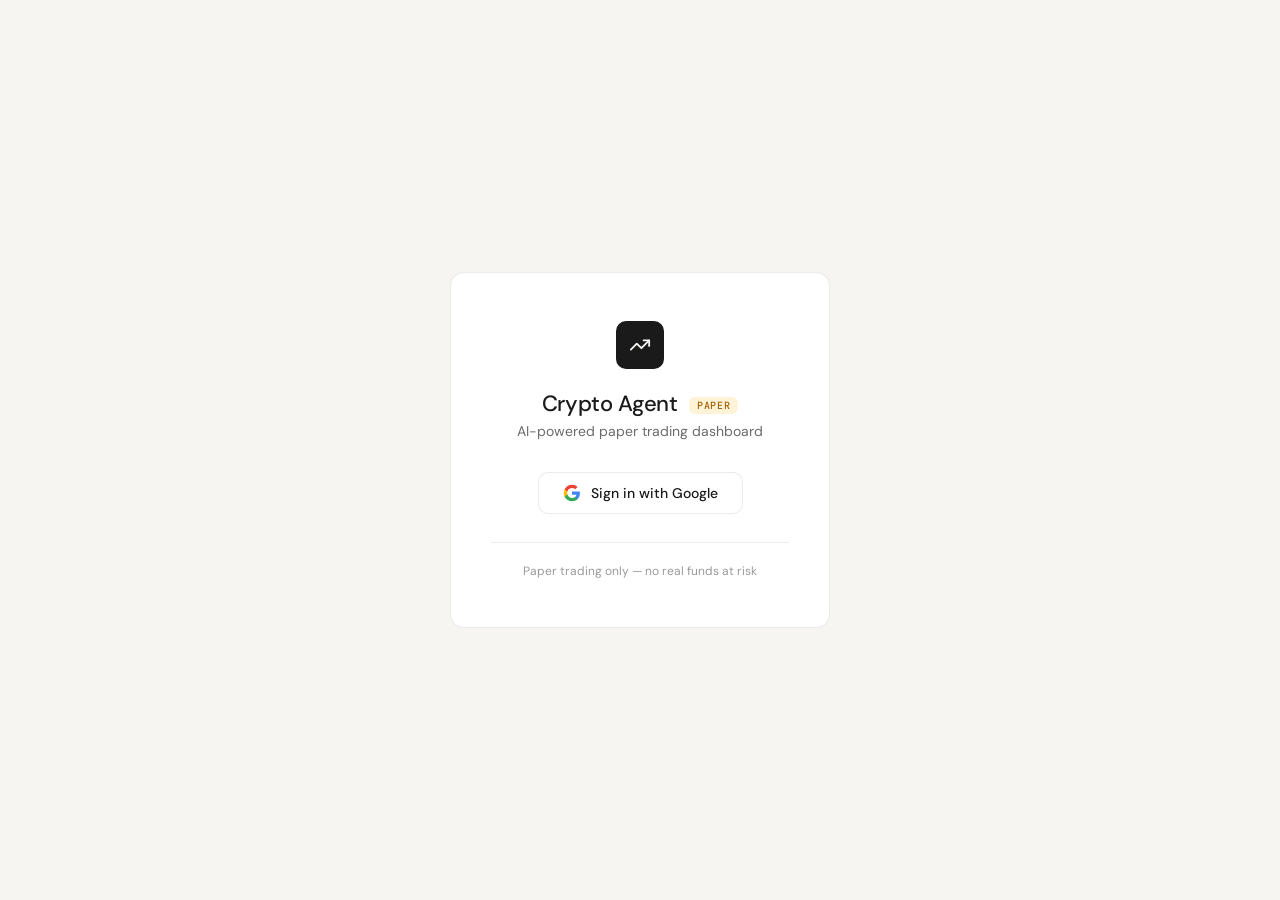
<file: static/login.html>
<!DOCTYPE html>
<html lang="en">
<head>
    <meta charset="UTF-8">
    <meta name="viewport" content="width=device-width, initial-scale=1.0">
    <title>Crypto Agent — Sign In</title>
    <link rel="preconnect" href="https://fonts.googleapis.com">
    <link rel="preconnect" href="https://fonts.gstatic.com" crossorigin>
    <link href="https://fonts.googleapis.com/css2?family=DM+Sans:wght@400;500&family=JetBrains+Mono:wght@400;500&display=swap" rel="stylesheet">
    <style>
        :root {
            --bg-app: #f6f5f2;
            --bg-card: #ffffff;
            --bg-surface: #f0efe9;
            --bg-hover: #eae9e3;
            --text-primary: #1a1a1a;
            --text-secondary: #6b6b6b;
            --text-tertiary: #9a9a9a;
            --border: rgba(0, 0, 0, 0.08);
            --border-hover: rgba(0, 0, 0, 0.15);
            --amber: #a16207;
            --amber-bg: #fef3d6;
            --radius-md: 10px;
            --radius-lg: 14px;
        }
        @media (prefers-color-scheme: dark) {
            :root {
                --bg-app: #111110;
                --bg-card: #1c1c1a;
                --bg-surface: #242422;
                --bg-hover: #2e2e2b;
                --text-primary: #e8e8e4;
                --text-secondary: #9a9a94;
                --text-tertiary: #6b6b65;
                --border: rgba(255, 255, 255, 0.07);
                --border-hover: rgba(255, 255, 255, 0.14);
                --amber: #fbbf24;
                --amber-bg: rgba(251, 191, 36, 0.12);
            }
        }
        *, *::before, *::after { margin: 0; padding: 0; box-sizing: border-box; }
        body {
            font-family: 'DM Sans', system-ui, sans-serif;
            background: var(--bg-app);
            color: var(--text-primary);
            min-height: 100vh;
            display: flex;
            align-items: center;
            justify-content: center;
            -webkit-font-smoothing: antialiased;
        }
        .login-card {
            background: var(--bg-card);
            border: 1px solid var(--border);
            border-radius: var(--radius-lg);
            padding: 48px 40px;
            text-align: center;
            max-width: 380px;
            width: 90%;
            animation: fadeUp 0.4s ease;
        }
        @keyframes fadeUp {
            from { opacity: 0; transform: translateY(12px); }
            to { opacity: 1; transform: translateY(0); }
        }
        .logo-mark {
            width: 48px;
            height: 48px;
            border-radius: var(--radius-md);
            background: var(--text-primary);
            color: var(--bg-app);
            display: flex;
            align-items: center;
            justify-content: center;
            margin: 0 auto 20px;
        }
        h1 {
            font-size: 22px;
            font-weight: 500;
            letter-spacing: -0.02em;
            margin-bottom: 4px;
        }
        .subtitle {
            color: var(--text-secondary);
            font-size: 14px;
            margin-bottom: 32px;
        }
        .google-btn {
            display: inline-flex;
            align-items: center;
            gap: 10px;
            background: var(--bg-card);
            color: var(--text-primary);
            border: 1px solid var(--border);
            border-radius: var(--radius-md);
            padding: 11px 24px;
            font-size: 14px;
            font-weight: 500;
            font-family: 'DM Sans', system-ui, sans-serif;
            cursor: pointer;
            text-decoration: none;
            transition: background 0.15s, border-color 0.15s;
        }
        .google-btn:hover {
            background: var(--bg-hover);
            border-color: var(--border-hover);
        }
        .google-btn:active { transform: scale(0.98); }
        .google-icon { width: 18px; height: 18px; }
        .divider {
            margin-top: 28px;
            padding-top: 20px;
            border-top: 1px solid var(--border);
        }
        .disclaimer {
            color: var(--text-tertiary);
            font-size: 12px;
        }
        .paper-badge {
            display: inline-block;
            font-family: 'JetBrains Mono', monospace;
            font-size: 10px;
            text-transform: uppercase;
            letter-spacing: 0.06em;
            padding: 2px 8px;
            border-radius: 6px;
            background: var(--amber-bg);
            color: var(--amber);
            font-weight: 500;
            vertical-align: middle;
            margin-left: 6px;
        }
    </style>
</head>
<body>
    <div class="login-card">
        <div class="logo-mark">
            <svg width="22" height="22" viewBox="0 0 24 24" fill="none" stroke="currentColor" stroke-width="2" stroke-linecap="round" stroke-linejoin="round">
                <polyline points="22 7 13.5 15.5 8.5 10.5 2 17"/>
                <polyline points="16 7 22 7 22 13"/>
            </svg>
        </div>
        <h1>Crypto Agent <span class="paper-badge">paper</span></h1>
        <p class="subtitle">AI-powered paper trading dashboard</p>
        <a href="/auth/google" class="google-btn">
            <svg class="google-icon" viewBox="0 0 24 24" xmlns="http://www.w3.org/2000/svg">
                <path d="M22.56 12.25c0-.78-.07-1.53-.2-2.25H12v4.26h5.92c-.26 1.37-1.04 2.53-2.21 3.31v2.77h3.57c2.08-1.92 3.28-4.74 3.28-8.09z" fill="#4285F4"/>
                <path d="M12 23c2.97 0 5.46-.98 7.28-2.66l-3.57-2.77c-.98.66-2.23 1.06-3.71 1.06-2.86 0-5.29-1.93-6.16-4.53H2.18v2.84C3.99 20.53 7.7 23 12 23z" fill="#34A853"/>
                <path d="M5.84 14.09c-.22-.66-.35-1.36-.35-2.09s.13-1.43.35-2.09V7.07H2.18C1.43 8.55 1 10.22 1 12s.43 3.45 1.18 4.93l2.85-2.22.81-.62z" fill="#FBBC05"/>
                <path d="M12 5.38c1.62 0 3.06.56 4.21 1.64l3.15-3.15C17.45 2.09 14.97 1 12 1 7.7 1 3.99 3.47 2.18 7.07l3.66 2.84c.87-2.6 3.3-4.53 6.16-4.53z" fill="#EA4335"/>
            </svg>
            Sign in with Google
        </a>
        <div class="divider">
            <p class="disclaimer">Paper trading only — no real funds at risk</p>
        </div>
    </div>
</body>
</html>
</file>
